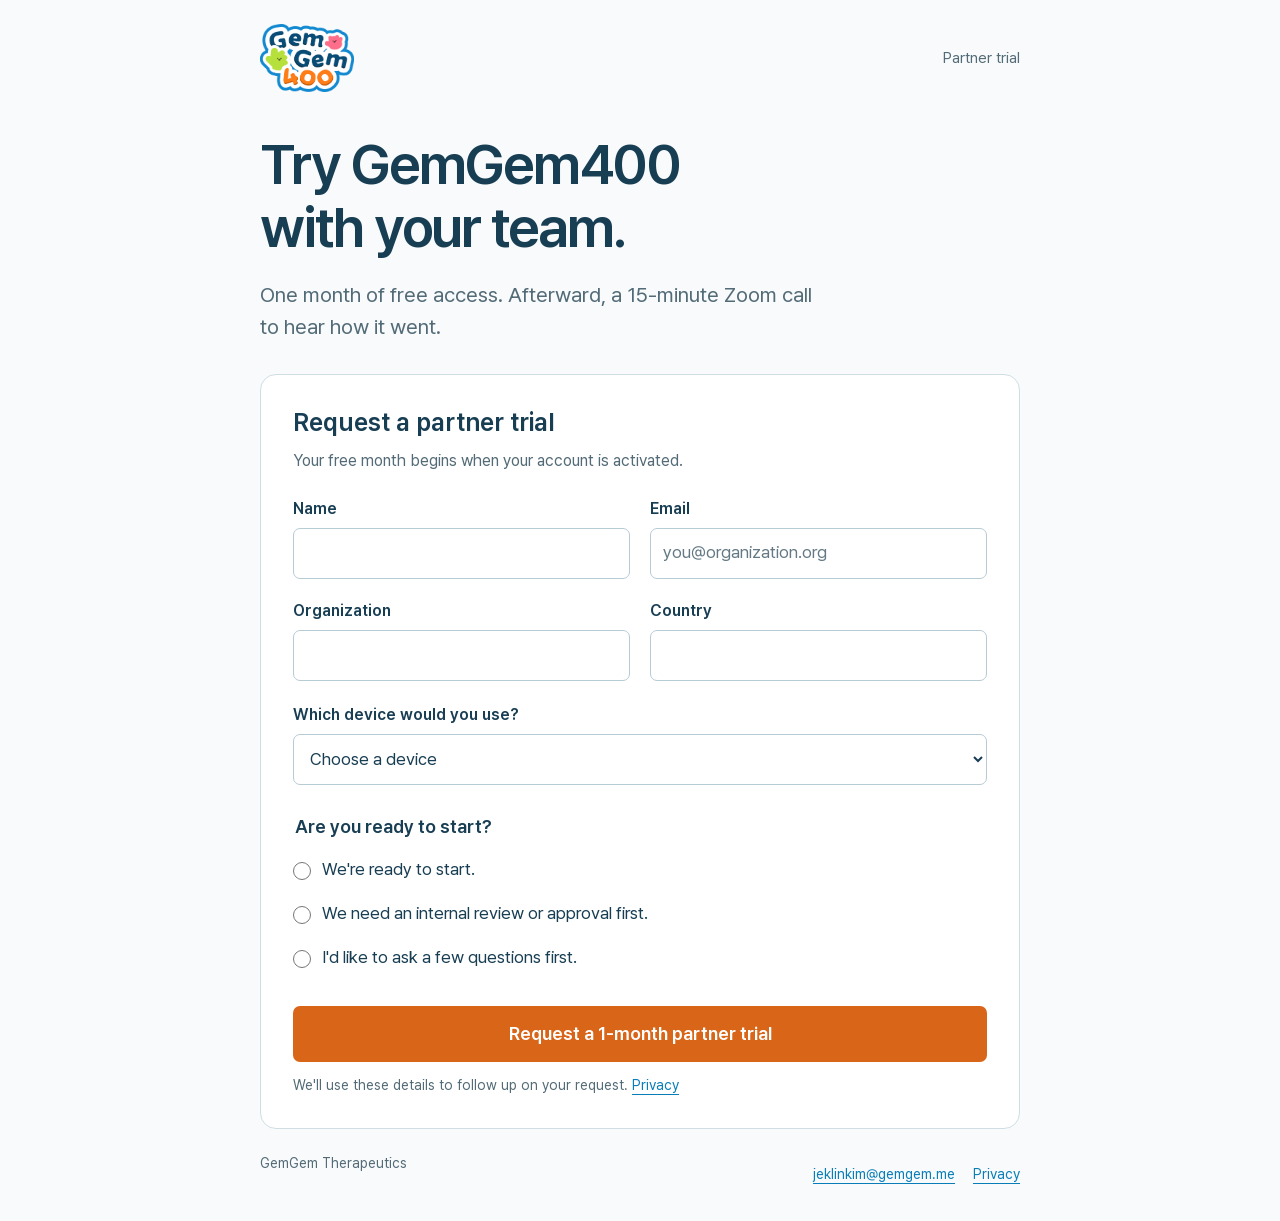
<file: partner-trial/index.html>
<!doctype html>
<html lang="en">
<head>
  <meta charset="utf-8">
  <meta name="viewport" content="width=device-width,initial-scale=1">
  <meta name="theme-color" content="#183e54">
  <title>Request a 1-month partner trial | GemGem400</title>
  <meta name="description" content="Request one month of free GemGem400 access for your team, followed by a 15-minute Zoom feedback call.">
  <link rel="stylesheet" href="../fonts/pretendard.css">
  <link rel="stylesheet" href="trial.css?v=20261013-1">
  <script defer src="trial.js?v=20261013-1"></script>
</head>
<body>
  <a class="skip" href="#apply">Skip to trial request</a>
  <header class="wrap"><a href="../" aria-label="GemGem400 home"><img class="logo" src="../img/gemgem400-logo.png" alt="GemGem400" width="4126" height="2977"></a><span>Partner trial</span></header>
  <main class="wrap">
    <section class="intro" aria-labelledby="title">
      <h1 id="title">Try GemGem400<br>with your team.</h1>
      <p>One month of free access. Afterward, a 15-minute Zoom call to hear how it went.</p>
    </section>
    <section class="application" id="apply" aria-labelledby="form-title">
      <div class="application-heading"><h2 id="form-title">Request a partner trial</h2><p>Your free month begins when your account is activated.</p></div>
      <p id="preview-note" class="preview-note" hidden>Local preview. Requests are not sent or saved.</p>
      <form id="trial-form">
        <div class="grid">
          <div class="field"><label for="name">Name</label><input id="name" name="name" autocomplete="name" maxlength="120" required></div>
          <div class="field"><label for="email">Email</label><input id="email" name="email" type="email" autocomplete="email" maxlength="254" placeholder="you@organization.org" required></div>
          <div class="field"><label for="org">Organization</label><input id="org" name="org" autocomplete="organization" maxlength="200" required></div>
          <div class="field"><label for="country">Country</label><input id="country" name="country" autocomplete="country-name" maxlength="100" required></div>
        </div>
        <div class="field device"><label for="device">Which device would you use?</label><select id="device" name="device" required><option value="">Choose a device</option><option value="ipad">iPad</option><option value="iphone">iPhone</option><option value="android_tablet">Android tablet</option><option value="android_phone">Android phone</option><option value="not_sure">Not sure yet</option></select></div>
        <fieldset><legend>Are you ready to start?</legend>
          <label class="choice"><input type="radio" name="readiness" value="ready" required><span>We're ready to start.</span></label>
          <label class="choice"><input type="radio" name="readiness" value="approval"><span>We need an internal review or approval first.</span></label>
          <label class="choice"><input type="radio" name="readiness" value="questions"><span>I'd like to ask a few questions first.</span></label>
        </fieldset>
        <button id="submit-button" type="submit">Request a 1-month partner trial</button>
        <p class="small">We'll use these details to follow up on your request. <a href="privacy.html" target="_blank" rel="noopener">Privacy</a></p>
        <p id="form-error" class="error" role="alert" hidden>We couldn't send your request. Please try again or <a href="mailto:jeklinkim@gemgem.me?subject=GemGem400%20partner%20trial">email Jeklin</a>.</p>
      </form>
      <div id="success" class="success" role="status" tabindex="-1" hidden>
        <h2 id="success-title">Your request has been sent.</h2>
        <p id="success-message"></p>
        <p id="success-next"></p>
        <a id="question-call" class="question-call" href="https://calendly.com/jeklinkim-gemgem/15-minute-aacpdm-intro-call" target="_blank" rel="noopener" hidden>Prefer to talk? Book a 15-minute call.</a>
        <p class="small" id="success-preview" hidden>This is a preview. No request was submitted.</p>
      </div>
      <noscript><p>Please enable JavaScript to submit the form, or <a href="mailto:jeklinkim@gemgem.me?subject=GemGem400%20partner%20trial">email Jeklin to request a trial</a>.</p></noscript>
    </section>
  </main>
  <footer class="wrap"><span>GemGem Therapeutics</span><nav aria-label="Footer"><a href="mailto:jeklinkim@gemgem.me">jeklinkim@gemgem.me</a><a href="privacy.html">Privacy</a></nav></footer>
</body>
</html>
</file>
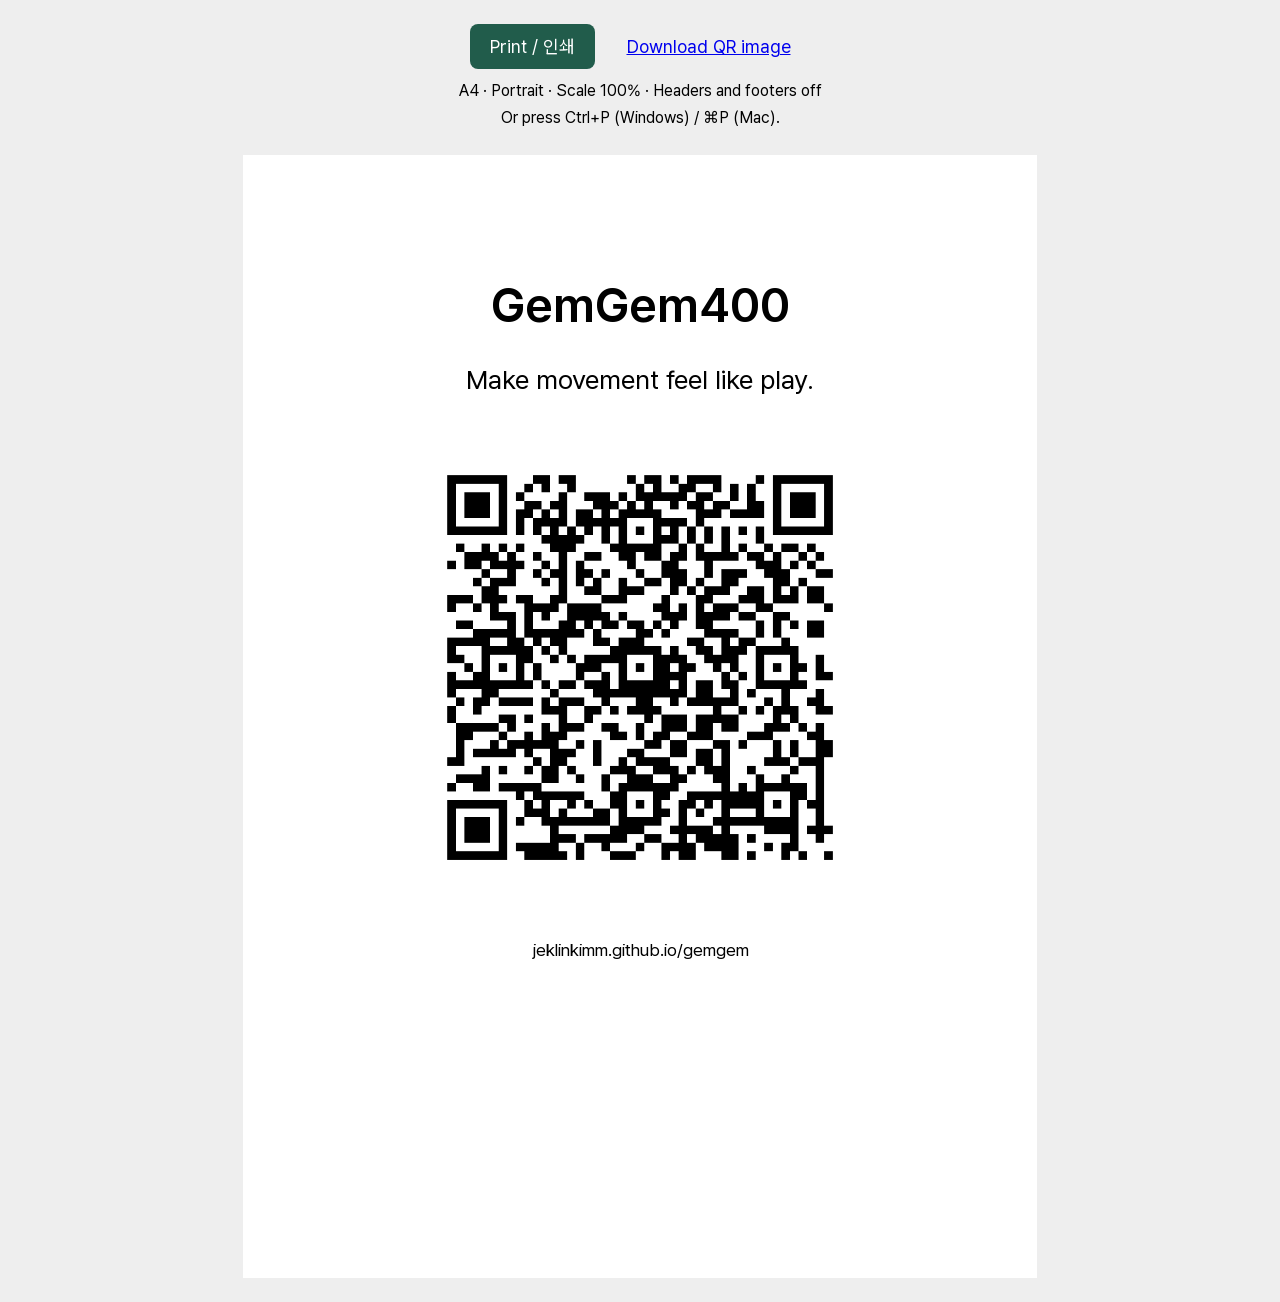
<file: qr/index.html>
<!doctype html>
<html lang="en">
<head>
<meta charset="utf-8">
<meta name="viewport" content="width=device-width,initial-scale=1">
<title>GemGem400 QR — A4 Print</title>
<meta name="robots" content="noindex">
<link rel="stylesheet" href="../fonts/pretendard.css">
<style>
* { box-sizing: border-box; }
body { margin: 0; color: #000; background: #eee; font-family: 'Pretendard Variable', sans-serif; text-align: center; }
.controls { padding: 20px; }
button, .download { display: inline-block; padding: 12px 20px; margin: 4px; font: inherit; font-size: 18px; }
button { color: #fff; background: #215c4b; border: 0; border-radius: 8px; cursor: pointer; }
.controls p { margin: 8px 0; font-size: 16px; }
.sheet { width: min(210mm, 100%); min-height: 297mm; margin: 0 auto 24px; padding: 32mm 15mm; background: white; }
h1 { margin: 0 0 8mm; font-size: 36pt; font-weight: 600; }
.subtitle { font-size: 20pt; margin: 0 0 12mm; }
.qr { display: block; width: min(120mm, 100%); height: auto; margin: auto; }
.address { font-size: 13pt; margin-top: 12mm; }
@page { size: A4 portrait; margin: 0; }
@media print {
  body { background: #fff; }
  .controls { display: none !important; }
  .sheet { width: 100%; min-height: 0; margin: 0; break-inside: avoid; }
}
@media screen and (max-width: 600px) {
  .sheet { min-height: 0; padding: 40px 20px; }
  h1 { font-size: 32px; }
  .subtitle { font-size: 22px; }
}
</style>
</head>
<body>
<div class="controls">
  <button type="button" onclick="window.print()">Print / 인쇄</button>
  <a class="download" href="code.png" download="GemGem400-QR.png">Download QR image</a>
  <p>A4 · Portrait · Scale 100% · Headers and footers off</p>
  <p>Or press Ctrl+P (Windows) / ⌘P (Mac).</p>
</div>
<main class="sheet">
  <h1>GemGem400</h1>
  <p class="subtitle">Make movement feel like play.</p>
  <img class="qr" src="code.png" width="1272" height="1272" alt="Scan to visit the GemGem400 website">
  <p class="address">jeklinkimm.github.io/gemgem</p>
</main>
</body>
</html>
</file>
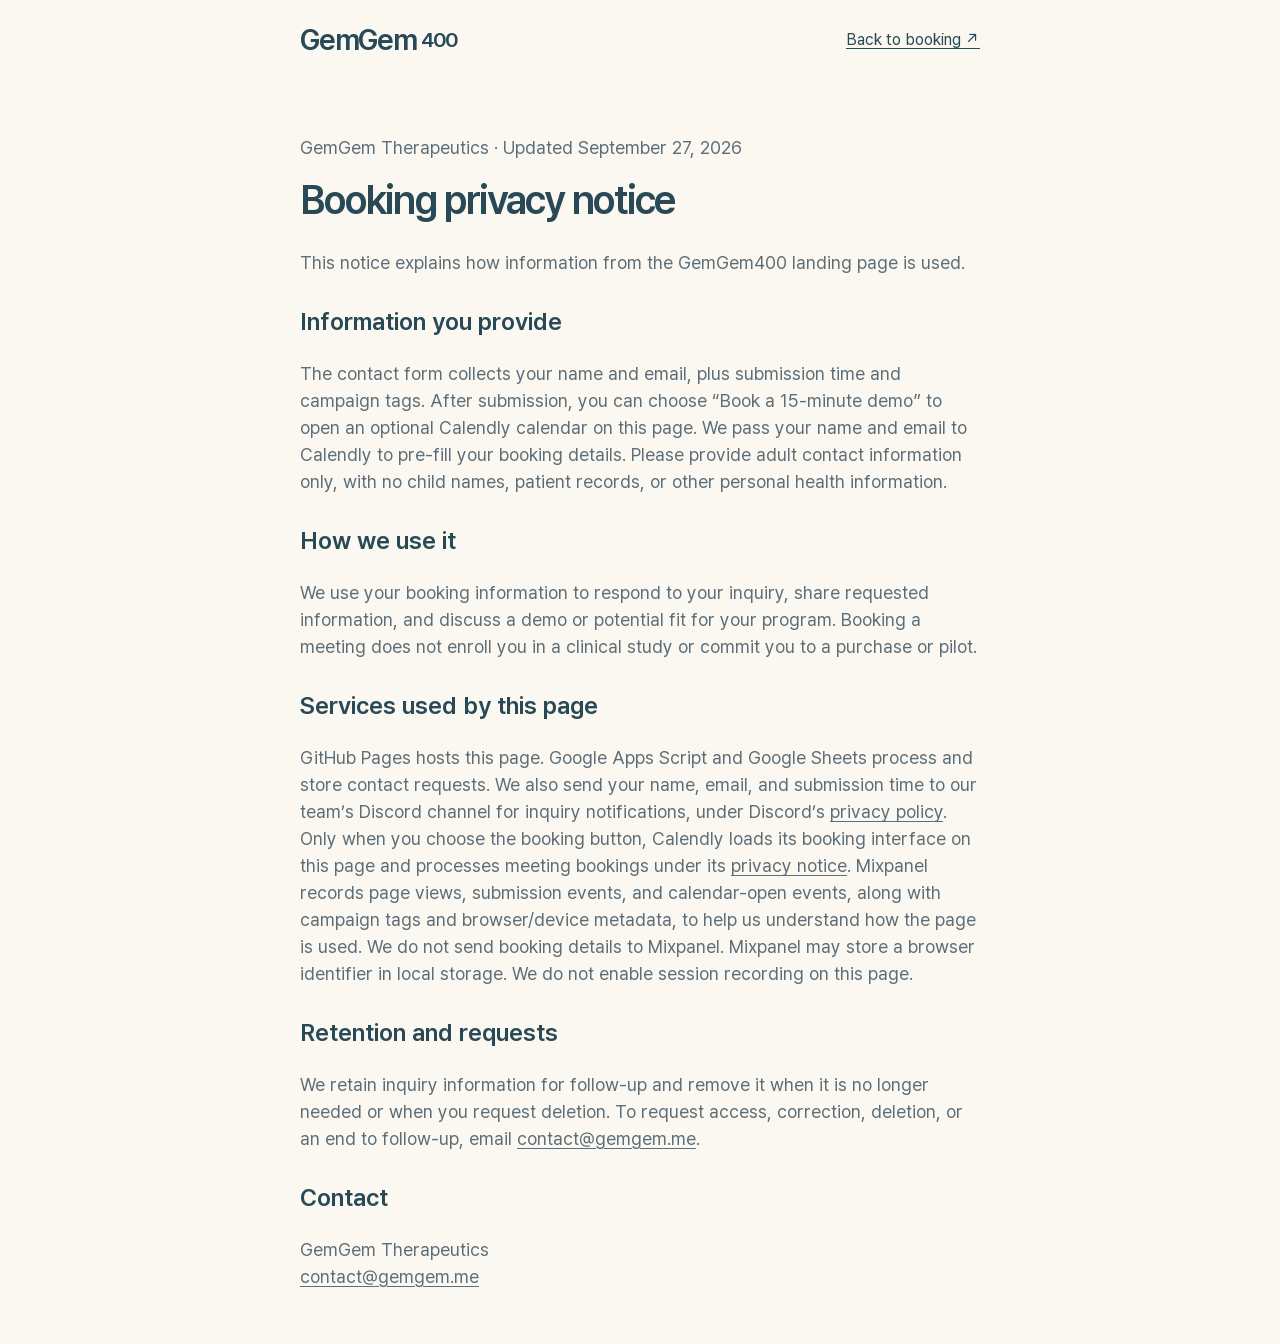
<file: privacy.html>
<!DOCTYPE html>
<html lang="en">
<head><meta charset="UTF-8"><meta name="viewport" content="width=device-width, initial-scale=1"><title>Booking privacy notice | GemGem</title><link rel="stylesheet" href="fonts/pretendard.css"><link rel="stylesheet" href="site.css?v=20260927-6"></head>
<body>
<header class="site-header wrap"><a class="brand" href="./">GemGem<span class="brand-number">400</span></a><a class="header-link" href="./#survey">Back to booking ↗</a></header>
<main class="privacy-page wrap">
<p class="eyebrow">GemGem Therapeutics · Updated September 27, 2026</p>
<h1>Booking privacy notice</h1>
<p>This notice explains how information from the GemGem400 landing page is used.</p>
<h2>Information you provide</h2>
<p>The contact form collects your name and email, plus submission time and campaign tags. After submission, you can choose “Book a 15-minute demo” to open an optional Calendly calendar on this page. We pass your name and email to Calendly to pre-fill your booking details. Please provide adult contact information only, with no child names, patient records, or other personal health information.</p>
<h2>How we use it</h2>
<p>We use your booking information to respond to your inquiry, share requested information, and discuss a demo or potential fit for your program. Booking a meeting does not enroll you in a clinical study or commit you to a purchase or pilot.</p>
<h2>Services used by this page</h2>
<p>GitHub Pages hosts this page. Google Apps Script and Google Sheets process and store contact requests. We also send your name, email, and submission time to our team’s Discord channel for inquiry notifications, under Discord’s <a href="https://discord.com/privacy">privacy policy</a>. Only when you choose the booking button, Calendly loads its booking interface on this page and processes meeting bookings under its <a href="https://calendly.com/privacy">privacy notice</a>. Mixpanel records page views, submission events, and calendar-open events, along with campaign tags and browser/device metadata, to help us understand how the page is used. We do not send booking details to Mixpanel. Mixpanel may store a browser identifier in local storage. We do not enable session recording on this page.</p>
<h2>Retention and requests</h2>
<p>We retain inquiry information for follow-up and remove it when it is no longer needed or when you request deletion. To request access, correction, deletion, or an end to follow-up, email <a href="mailto:contact@gemgem.me">contact@gemgem.me</a>.</p>
<h2>Contact</h2>
<p>GemGem Therapeutics<br><a href="mailto:contact@gemgem.me">contact@gemgem.me</a></p>
</main>
</body></html>
</file>
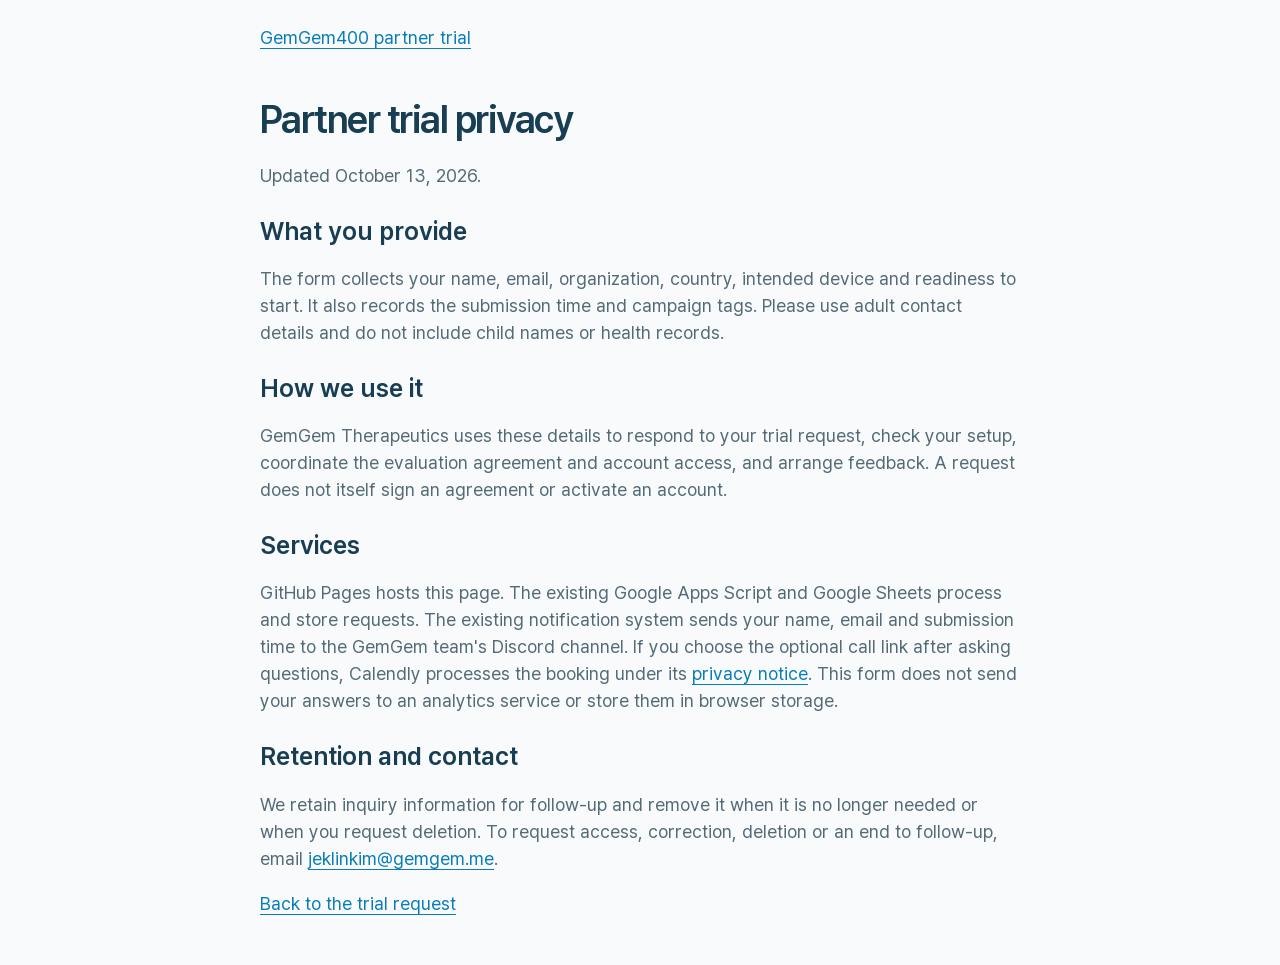
<file: partner-trial/privacy.html>
<!doctype html><html lang="en"><head><meta charset="utf-8"><meta name="viewport" content="width=device-width,initial-scale=1"><title>Partner trial privacy | GemGem400</title><link rel="stylesheet" href="../fonts/pretendard.css"><link rel="stylesheet" href="trial.css?v=20261013-1"></head><body><header class="wrap"><a href="./">GemGem400 partner trial</a></header><main class="privacy wrap"><h1>Partner trial privacy</h1><p>Updated October 13, 2026.</p><h2>What you provide</h2><p>The form collects your name, email, organization, country, intended device and readiness to start. It also records the submission time and campaign tags. Please use adult contact details and do not include child names or health records.</p><h2>How we use it</h2><p>GemGem Therapeutics uses these details to respond to your trial request, check your setup, coordinate the evaluation agreement and account access, and arrange feedback. A request does not itself sign an agreement or activate an account.</p><h2>Services</h2><p>GitHub Pages hosts this page. The existing Google Apps Script and Google Sheets process and store requests. The existing notification system sends your name, email and submission time to the GemGem team's Discord channel. If you choose the optional call link after asking questions, Calendly processes the booking under its <a href="https://calendly.com/privacy">privacy notice</a>. This form does not send your answers to an analytics service or store them in browser storage.</p><h2>Retention and contact</h2><p>We retain inquiry information for follow-up and remove it when it is no longer needed or when you request deletion. To request access, correction, deletion or an end to follow-up, email <a href="mailto:jeklinkim@gemgem.me">jeklinkim@gemgem.me</a>.</p><p><a href="./">Back to the trial request</a></p></main></body></html>
</file>
<file: fonts/pretendard.css>
/* Pretendard v1.3.9, SIL Open Font License. Latin and UI glyph subsets. */
@font-face {
	font-family: 'Pretendard Variable';
	font-style: normal;
	font-display: swap;
	font-weight: 45 920;
	src: url(PretendardVariable.subset.70.woff2) format('woff2-variations');
	unicode-range: U+215b-215e, U+2162-2169, U+2170-2179, U+2195-2199, U+21b0-21b4, U+21bc, U+21c0, U+21c4-21c5, U+21cd, U+21cf-21d4, U+21e0-21e3, U+21e6-21e9, U+2200, U+2202-2203, U+2206-2209, U+220b-220c, U+220f, U+2211, U+2213, U+221a, U+221d-2220, U+2222, U+2225-2227, U+2229-222c, U+222e, U+2234-2237, U+223d, U+2243, U+2245, U+2248, U+2250-2253, U+225a, U+2260-2262, U+2264-2267, U+226a-226b, U+226e-2273, U+2276-2277, U+2279-227b, U+2280-2287, U+228a-228b, U+2295-2297, U+22a3-22a5, U+22bb-22bc, U+22ce-22cf, U+22da-22db, U+22ee-22ef, U+2306, U+2312, U+2314, U+2467-2478;
}
@font-face {
	font-family: 'Pretendard Variable';
	font-style: normal;
	font-display: swap;
	font-weight: 45 920;
	src: url(PretendardVariable.subset.71.woff2) format('woff2-variations');
	unicode-range: U+81-82, U+84, U+a2-a5, U+a7-a8, U+aa, U+ac, U+b1-b3, U+b6, U+b8-ba, U+bc-be, U+c0, U+c2, U+c6-cb, U+ce-d0, U+d4, U+d8-d9, U+db-dc, U+de-df, U+e6, U+eb, U+ee-f0, U+f4, U+f7-f9, U+fb, U+fe-ff, U+111, U+126-127, U+132-133, U+138, U+13f-142, U+149-14b, U+152-153, U+166-167, U+2bc, U+2c7, U+2d0, U+2d8-2d9, U+2db-2dd, U+391-394, U+396-3a1, U+3a3-3a9, U+3b2-3b6, U+3b8, U+3bc, U+3be-3c1, U+3c3-3c9, U+2010, U+2015-2016, U+2018-2019, U+201b, U+201f-2021, U+2025, U+2030, U+2033-2036, U+203c, U+203e, U+2042, U+2074, U+207a-207f, U+2081-2084, U+2109, U+2113, U+2116, U+2121, U+2126, U+212b, U+2153-2154;
}
@font-face {
	font-family: 'Pretendard Variable';
	font-style: normal;
	font-display: swap;
	font-weight: 45 920;
	src: url(PretendardVariable.subset.79.woff2) format('woff2-variations');
	unicode-range: U+b0, U+e9, U+2193, U+2462, U+260e, U+261e, U+300e-300f, U+3044, U+30a4, U+30fb-30fc, U+314d, U+5973, U+6545, U+6708, U+7537, U+ac89, U+ac9c, U+acc1, U+ad04, U+ad75, U+ad7d, U+ae45, U+ae61, U+af42, U+b0ab, U+b0af, U+b0b3, U+b12c, U+b194, U+b1a8, U+b220, U+b258, U+b284, U+b2ff, U+b315, U+b371, U+b3d4-b3d5, U+b460, U+b527, U+b534, U+b810, U+b818, U+b98e, U+ba55, U+bbac, U+bc0b, U+bc40, U+bca1, U+bccd, U+bd93, U+be54, U+be5a, U+bf08, U+bf50, U+bf55, U+bfdc, U+c0c0, U+c0d0, U+c0f4, U+c100, U+c11e, U+c170, U+c20d, U+c274, U+c290, U+c308, U+c369, U+c539, U+c587, U+c5ff, U+c6ec, U+c70c, U+c7ad, U+c7c8, U+c83c, U+c881, U+cb48, U+cc60, U+ce69, U+ce6b, U+ce75, U+cf04, U+cf08, U+cf55, U+cf70, U+cffc, U+d0b7, U+d1a8, U+d2c8, U+d384, U+d47c, U+d48b, U+d5dd, U+d5e8, U+d720, U+d759, U+f981;
}
@font-face {
	font-family: 'Pretendard Variable';
	font-style: normal;
	font-display: swap;
	font-weight: 45 920;
	src: url(PretendardVariable.subset.81.woff2) format('woff2-variations');
	unicode-range: U+24, U+60, U+3b9, U+3bb, U+3bd, U+2191, U+2606, U+300c-300d, U+3131, U+3134, U+3139, U+3141-3142, U+3148, U+3161, U+3163, U+321c, U+4eba, U+5317, U+ac31, U+ac77, U+ac9f, U+acb9, U+acf0-acf1, U+acfd, U+ad73, U+af3d, U+b00c, U+b04a, U+b057, U+b0c4, U+b188, U+b1cc, U+b214, U+b2db, U+b2ee, U+b304, U+b4ed, U+b518, U+b5bc, U+b625, U+b69c-b69d, U+b7ac, U+b801, U+b86c, U+b959, U+b95c, U+b985, U+ba48, U+bb58, U+bc0c, U+bc38, U+bc85, U+bc9a, U+bf40, U+c068, U+c0bd, U+c0cc, U+c12f, U+c149, U+c1e0, U+c22b, U+c22d, U+c250, U+c2fc, U+c300, U+c313, U+c370, U+c3d8, U+c557, U+c580, U+c5e3, U+c62e, U+c634, U+c6f0, U+c74d, U+c783, U+c78e, U+c796, U+c7bc, U+c92c, U+ca4c, U+cc1c, U+cc54, U+cc59, U+ce04, U+cf30, U+cfc4, U+d140, U+d321, U+d38c, U+d399, U+d54f, U+d587, U+d5d0, U+d6e8, U+d770;
}
@font-face {
	font-family: 'Pretendard Variable';
	font-style: normal;
	font-display: swap;
	font-weight: 45 920;
	src: url(PretendardVariable.subset.85.woff2) format('woff2-variations');
	unicode-range: U+5e, U+25b2, U+25b6, U+314e, U+ac24, U+ace1, U+ace4, U+ae68, U+af2d, U+b0d0, U+b0e5, U+b150, U+b155, U+b193, U+b2c9, U+b2dd, U+b3c8, U+b3fc, U+b410, U+b458, U+b4dd, U+b5a0, U+b5a4, U+b5bb, U+b7b5, U+b838, U+b840, U+b86f, U+b8f9, U+b960, U+b9e5, U+bab8, U+bb50, U+bc1d, U+bc24-bc25, U+bca8, U+bcbd, U+bd04, U+bd10, U+bd24, U+be48, U+be5b, U+be68, U+c05c, U+c12c, U+c140, U+c15c, U+c168, U+c194, U+c219, U+c27d, U+c2a8, U+c2f1, U+c2f8, U+c368, U+c554-c555, U+c559, U+c564, U+c5d8, U+c5fc, U+c625, U+c65c, U+c6b1, U+c728, U+c794, U+c84c, U+c88c, U+c8e0, U+c8fd, U+c998, U+c9dd, U+cc0d, U+cc30, U+ceec, U+cf13, U+cf1c, U+cf5c, U+d050, U+d07c, U+d0a8, U+d134, U+d138, U+d154, U+d1f4, U+d2bc, U+d329, U+d32c, U+d3d0, U+d3f4, U+d3fc, U+d56b, U+d5cc, U+d600-d601, U+d639, U+d6c8, U+d754, U+d765;
}
@font-face {
	font-family: 'Pretendard Variable';
	font-style: normal;
	font-display: swap;
	font-weight: 45 920;
	src: url(PretendardVariable.subset.86.woff2) format('woff2-variations');
	unicode-range: U+3c-3d, U+2026, U+24d2, U+314b, U+ac11, U+acf3, U+ad74, U+ad81, U+adf9, U+ae34, U+af43, U+afb8, U+b05d, U+b07c, U+b110, U+b118, U+b17c, U+b180, U+b18d, U+b192, U+b2cc, U+b355, U+b378, U+b4a4, U+b4ef, U+b78d, U+b799, U+b7a9, U+b7fd, U+b807, U+b80c, U+b839, U+b9b4, U+b9db, U+ba3c, U+bab0, U+bba4, U+bc94, U+be4c, U+c154, U+c1c4, U+c26c, U+c2ac, U+c2ed, U+c4f4, U+c55e, U+c561, U+c571, U+c5b5, U+c5c4, U+c654-c655, U+c695, U+c6e8, U+c6f9, U+c724, U+c751, U+c775, U+c7a0, U+c7c1, U+c874, U+c880, U+c9d5, U+c9f8, U+cabd, U+cc29, U+cc2c, U+cca8, U+ccab, U+ccd0, U+ce21, U+ce35, U+ce7c, U+ce90, U+cee8, U+cef4, U+cfe0, U+d070, U+d0b9, U+d0c1, U+d0c4, U+d0c8, U+d15c, U+d1a1, U+d2c0, U+d300, U+d314, U+d3ed, U+d478, U+d480, U+d48d, U+d508, U+d53d, U+d5e4, U+d611, U+d61c, U+d68d, U+d6a8, U+d798;
}
@font-face {
	font-family: 'Pretendard Variable';
	font-style: normal;
	font-display: swap;
	font-weight: 45 920;
	src: url(PretendardVariable.subset.87.woff2) format('woff2-variations');
	unicode-range: U+23, U+25, U+5f, U+a9, U+ac08, U+ac78, U+aca8, U+acac, U+ace8, U+ad70, U+adc0, U+addc, U+b137, U+b140, U+b208, U+b290, U+b2f5, U+b3c5, U+b3cc, U+b420, U+b429, U+b529, U+b530, U+b77d, U+b79c, U+b7a8, U+b7c9, U+b7f0, U+b7fc, U+b828, U+b860, U+b9ad, U+b9c1, U+b9c9, U+b9dd-b9de, U+b9e8, U+ba38-ba39, U+babb, U+bc00, U+bc8c, U+bca0, U+bca4, U+bcd1, U+bcfc, U+bd09, U+bdf0, U+be60, U+c0ad, U+c0b4, U+c0bc, U+c190, U+c1fc, U+c220, U+c288, U+c2b9, U+c2f6, U+c528, U+c545, U+c558, U+c5bc, U+c5d4, U+c600, U+c644, U+c6c0, U+c6c3, U+c721, U+c798, U+c7a1, U+c811, U+c838, U+c871, U+c904, U+c990, U+c9dc, U+cc38, U+cc44, U+cca0, U+cd1d, U+cd95, U+cda9, U+ce5c, U+cf00, U+cf58, U+d150, U+d22c, U+d305, U+d328, U+d37c, U+d3f0, U+d551, U+d5a5, U+d5c8, U+d5d8, U+d63c, U+d64d, U+d669, U+d734, U+d76c;
}
@font-face {
	font-family: 'Pretendard Variable';
	font-style: normal;
	font-display: swap;
	font-weight: 45 920;
	src: url(PretendardVariable.subset.88.woff2) format('woff2-variations');
	unicode-range: U+26, U+2b, U+3e, U+40, U+7e, U+ac01, U+ac19, U+ac1d, U+aca0, U+aca9, U+acb0, U+ad8c, U+ae09, U+ae38, U+ae40, U+aed8, U+b09c, U+b0a0, U+b108, U+b204, U+b298, U+b2d8, U+b2eb-b2ec, U+b2f4, U+b313, U+b358, U+b450, U+b4e0, U+b54c, U+b610, U+b780, U+b78c, U+b791, U+b8e8, U+b958, U+b974, U+b984, U+b9b0, U+b9bc-b9bd, U+b9ce, U+ba70, U+bbfc, U+bc0f, U+bc15, U+bc1b, U+bc31, U+bc95, U+bcc0, U+bcc4, U+bd81, U+bd88, U+c0c8, U+c11d, U+c13c, U+c158, U+c18d, U+c1a1, U+c21c, U+c4f0, U+c54a, U+c560, U+c5b8, U+c5c8, U+c5f4, U+c628, U+c62c, U+c678, U+c6cc, U+c808, U+c810, U+c885, U+c88b, U+c900, U+c988, U+c99d, U+c9c8, U+cc3d-cc3e, U+cc45, U+cd08, U+ce20, U+cee4, U+d074, U+d0a4, U+d0dd, U+d2b9, U+d3b8, U+d3c9, U+d488, U+d544, U+d559, U+d56d, U+d588, U+d615, U+d648, U+d655, U+d658, U+d65c;
}
@font-face {
	font-family: 'Pretendard Variable';
	font-style: normal;
	font-display: swap;
	font-weight: 45 920;
	src: url(PretendardVariable.subset.89.woff2) format('woff2-variations');
	unicode-range: U+d, U+7c, U+ac10, U+ac15, U+ac74, U+ac80, U+ac83, U+acc4, U+ad11, U+ad50, U+ad6d, U+adfc, U+ae00, U+ae08, U+ae4c, U+b0a8, U+b124, U+b144, U+b178, U+b274, U+b2a5, U+b2e8, U+b2f9, U+b354, U+b370, U+b418, U+b41c, U+b4f1, U+b514, U+b798, U+b808, U+b824-b825, U+b8cc, U+b978, U+b9d0, U+b9e4, U+baa9, U+bb3c, U+bc18, U+bc1c, U+bc30, U+bc84, U+bcf5, U+bcf8, U+bd84, U+be0c, U+be14, U+c0b0, U+c0c9, U+c0dd, U+c124, U+c2dd, U+c2e4, U+c2ec, U+c54c, U+c57c-c57d, U+c591, U+c5c5-c5c6, U+c5ed, U+c608, U+c640, U+c6b8, U+c6d4, U+c784, U+c7ac, U+c800-c801, U+c9c1, U+c9d1, U+cc28, U+cc98, U+cc9c, U+ccad, U+cd5c, U+cd94, U+cd9c, U+cde8, U+ce68, U+cf54, U+d0dc, U+d14c, U+d1a0, U+d1b5, U+d2f0, U+d30c, U+d310, U+d398, U+d45c, U+d50c, U+d53c, U+d560, U+d568, U+d589, U+d604, U+d6c4, U+d788;
}
@font-face {
	font-family: 'Pretendard Variable';
	font-style: normal;
	font-display: swap;
	font-weight: 45 920;
	src: url(PretendardVariable.subset.91.woff2) format('woff2-variations');
	unicode-range: U+20-22, U+27-2a, U+2c-39, U+3a-3b, U+3f, U+41-4e, U+4f-5d, U+61-7b, U+7d, U+a0-a1, U+ab, U+ad-ae, U+b7, U+bb, U+bf, U+2013-2014, U+201c-201d, U+2122, U+ac00, U+ace0, U+ae30, U+b2e4, U+b85c, U+b9ac, U+c0ac, U+c2a4, U+c2dc, U+c774, U+c778, U+c9c0, U+d558;
}
</file>
<file: partner-trial/trial.css>
:root{--ink:#183e54;--muted:#536b77;--blue:#087db7;--orange:#d96518;--paper:#f8fafb;--line:#cfdee5;--font:'Pretendard Variable',sans-serif}
*{box-sizing:border-box}html{scroll-behavior:smooth;scroll-padding-top:24px}body{margin:0;background:var(--paper);color:var(--ink);font-family:var(--font);line-height:1.5;font-size:18px}a{color:var(--blue);text-underline-offset:4px}h1,h2{font-weight:600}h1{font-size:clamp(38px,6vw,56px);line-height:1.12;letter-spacing:-.04em;margin:0 0 20px}h2{font-size:25px;line-height:1.25;margin:0 0 10px}.wrap{max-width:760px;width:calc(100% - 48px);margin:auto}header{display:flex;align-items:center;justify-content:space-between;padding:24px 0 18px}.logo{display:block;width:94px;height:auto}header span{font-size:15px;color:var(--muted)}.intro{padding:24px 0 32px;max-width:620px}.intro p{font-size:21px;margin:0;color:var(--muted);max-width:560px}.application{border:1px solid var(--line);background:#fff;border-radius:16px;padding:32px}.application-heading{margin-bottom:24px}.application-heading p{margin:0;color:var(--muted);font-size:16px}.grid{display:grid;grid-template-columns:1fr 1fr;gap:20px}.field label{display:block;font-size:16px;font-weight:600;margin-bottom:7px}input,select,button{font:inherit}input:not([type=radio]),select{width:100%;min-height:51px;border:1px solid #b7cbd5;border-radius:7px;background:white;padding:11px 12px;color:var(--ink);font-size:17px}input::placeholder{color:#647985}.device{margin-top:22px}fieldset{border:0;margin:28px 0 0;padding:0}legend{font-size:18px;font-weight:600;margin-bottom:8px}.choice{display:flex;gap:11px;align-items:flex-start;min-height:44px;padding:9px 0;font-size:17px;cursor:pointer}.choice input{margin:5px 0 0;accent-color:var(--blue);width:18px;height:18px;flex:0 0 18px}button{display:block;width:100%;min-height:56px;margin-top:26px;padding:14px;border:0;border-radius:7px;color:#fff;background:var(--orange);font-size:18px;font-weight:600;cursor:pointer}button:hover{background:#bd5412}button:disabled{opacity:.7;cursor:wait}.small{font-size:14px;color:var(--muted);margin:13px 0 0}.error{font-size:16px;color:#982f20}.success p{max-width:600px}.question-call{display:inline-block;padding:10px 0;margin-top:5px}.preview-note{padding:10px;border:1px dashed var(--blue);font-size:14px}footer{display:flex;justify-content:space-between;gap:20px;padding:24px 0;font-size:14px;color:var(--muted)}footer nav{display:flex;gap:18px}footer a{display:inline-flex;align-items:center;min-height:44px}.skip{position:absolute;top:-150px;left:20px;padding:12px;background:#fff;z-index:10}.skip:focus{top:12px}:focus-visible{outline:3px solid var(--blue);outline-offset:4px}[hidden]{display:none!important}.privacy h1{font-size:38px}.privacy{padding:30px 0}.privacy h2{margin-top:27px}.privacy p{color:var(--muted)}
@media(max-width:600px){.wrap{width:calc(100% - 32px)}header{padding-top:16px}.logo{width:80px}.intro{padding:18px 0 28px}.intro p{font-size:19px}.application{padding:23px 18px}.grid{grid-template-columns:1fr;gap:17px}footer{flex-direction:column;gap:0}button{font-size:17px}.choice{font-size:16px}}
@media(prefers-reduced-motion:reduce){html{scroll-behavior:auto}}
</file>
<file: site.css>
:root {
  --paper: #faf8f1;
  --ink: #294957;
  --muted: #5d6e78;
  --action: #087db7;
  --line: #dce7ec;
  --accent: #1476a4;
  --font: 'Pretendard Variable', sans-serif;
}
* { box-sizing: border-box; }
html { scroll-behavior: smooth; scroll-padding-top: 16px; -webkit-text-size-adjust: 100%; text-size-adjust: 100%; }
body { margin: 0; background: var(--paper); color: var(--ink); font-family: var(--font); font-size: 18px; line-height: 1.5; }
a { color: inherit; text-underline-offset: 3px; -webkit-tap-highlight-color: transparent; }
h1, h2, strong { font-weight: 600; }
:focus-visible { outline: 3px solid var(--accent); outline-offset: 4px; }
.wrap { width: min(680px, calc(100% - 48px)); margin-inline: auto; }
.skip-link { position: absolute; top: -120px; left: 16px; background: white; padding: 12px; z-index: 10; }
.skip-link:focus { top: 8px; }
.site-header { display: flex; align-items: center; justify-content: space-between; gap: 16px; min-height: 80px; }
.brand { display: inline-flex; align-items: center; text-decoration: none; font-size: 29px; font-weight: 600; letter-spacing: -1.2px; white-space: nowrap; }
.brand-number { font-size: 21px; margin-left: 4px; }
.landing { padding: 12px 0 32px; }
h1 { font-size: clamp(40px, 6vw, 60px); line-height: 1.06; letter-spacing: -2px; margin: 0 0 28px; }
h1 .accent { color: var(--accent); }
.product-visual { margin: 0; }
.product-visual img { display: block; width: 100%; height: auto; border-radius: 16px; }
.site-footer { display: flex; flex-wrap: wrap; justify-content: space-between; align-items: center; gap: 8px; padding-block: 16px; border-top: 1px solid var(--line); font-size: 14px; color: var(--muted); }
.site-footer nav { display: flex; flex-wrap: wrap; gap: 20px; }
.site-footer a, .header-link { display: inline-flex; align-items: center; min-height: 44px; }
.header-link { font-size: 16px; }
.privacy-page { padding: 36px 0; }
.privacy-page h1 { font-size: 40px; }
.privacy-page h2 { font-size: 24px; margin-top: 28px; }
.privacy-page p { font-size: 18px; color: var(--muted); }
@media (max-width: 600px) {
  .wrap { width: calc(100% - 32px); }
  .site-header { min-height: 68px; }
  .brand { font-size: 26px; }
  .brand-number { font-size: 20px; }
  .landing { padding: 12px 0 24px; }
  h1 { font-size: clamp(34px, 9.6vw, 48px); line-height: 1.12; letter-spacing: -1px; margin-bottom: 24px; }
  .site-footer { align-items: start; flex-direction: column; gap: 0; }
  .privacy-page h1 { font-size: 34px; }
}
@media (prefers-reduced-motion: reduce) { html { scroll-behavior: auto; } }

.calendar-section { margin-top: 24px; scroll-margin-top: 16px; }
.calendar-embed { width: 100%; min-width: 320px; height: 750px; }
.calendar-fallback { margin: 8px 0 0; text-align: center; font-size: 14px; color: var(--muted); }
.calendar-fallback a { display: inline-flex; align-items: center; min-height: 44px; }
@media (max-width: 351px) {
  .calendar-section { margin-inline: -16px; }
  .calendar-fallback { padding-inline: 16px; }
}

.site-header--centered { justify-content: center; padding-block: 20px; }
.brand-logo { display: block; width: 144px; height: auto; }
@media (max-width: 600px) {
  .site-header--centered { padding-block: 16px; }
  .brand-logo { width: 120px; }
}

[hidden] { display: none !important; }
.inquiry { margin-top: 32px; scroll-margin-top: 16px; }
.demo-cta { display: flex; align-items: center; justify-content: center; width: 100%; font: inherit; cursor: pointer; gap: 12px; min-height: 56px; margin-top: 20px; padding: 14px 16px; border: 1px solid #9acfe5; border-radius: 9px; background: #eaf6fc; color: #17658a; font-size: 18px; font-weight: 600; text-decoration: none; }
.demo-cta:hover { background: #dceff9; border-color: #65b2d4; }
.field + .field { margin-top: 16px; }
.field label { display: block; margin-bottom: 6px; font-size: 16px; font-weight: 600; }
.field input { width: 100%; min-height: 54px; border: 1px solid #cbdbe3; border-radius: 9px; background: #fff; color: var(--ink); padding: 12px 14px; font: inherit; font-size: 18px; }
.field input::placeholder { color: #657681; }
.submit-button { display: flex; align-items: center; justify-content: center; gap: 12px; width: 100%; min-height: 56px; margin-top: 20px; padding: 14px 16px; border: 0; border-radius: 9px; background: var(--action); color: #fff; font: inherit; font-size: 18px; font-weight: 600; cursor: pointer; }
.submit-button:hover { background: #066a9c; }
.submit-button:disabled { opacity: .65; cursor: wait; }
.form-note { margin: 12px 0 0; font-size: 14px; color: var(--muted); }
.error-message { color: #943820; font-size: 16px; }
.confirmation { padding-block: 4px; }
.confirmation h2 { margin: 0 0 8px; font-size: 28px; line-height: 1.2; letter-spacing: -.6px; }
.confirmation p { margin: 0; font-size: 18px; color: var(--muted); }
.preview-note { border: 1px dashed var(--accent); padding: 8px 12px; font-size: 14px; }

#hero-title { color: var(--accent); text-align: center; font-size: clamp(20px, 6vw, 40px); line-height: 1.25; letter-spacing: -.035em; white-space: nowrap; margin-bottom: 24px; }
</file>
